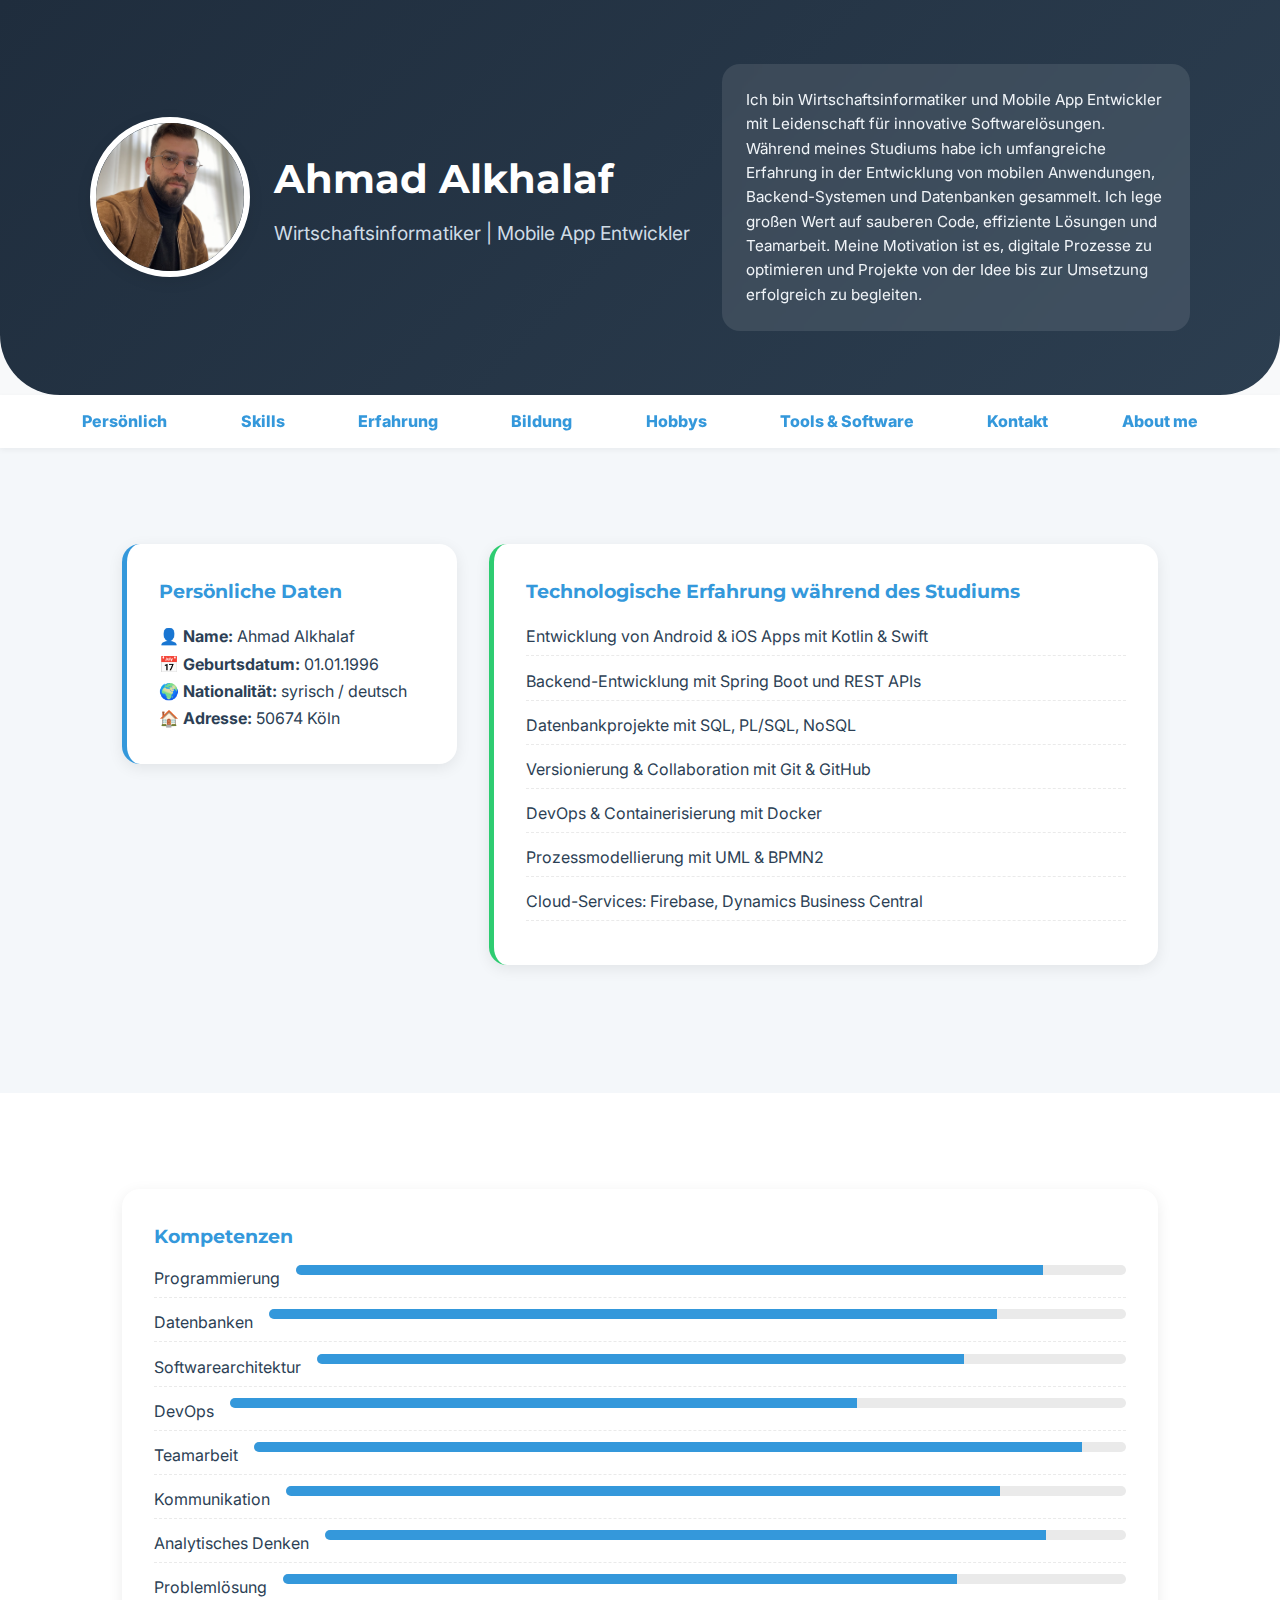
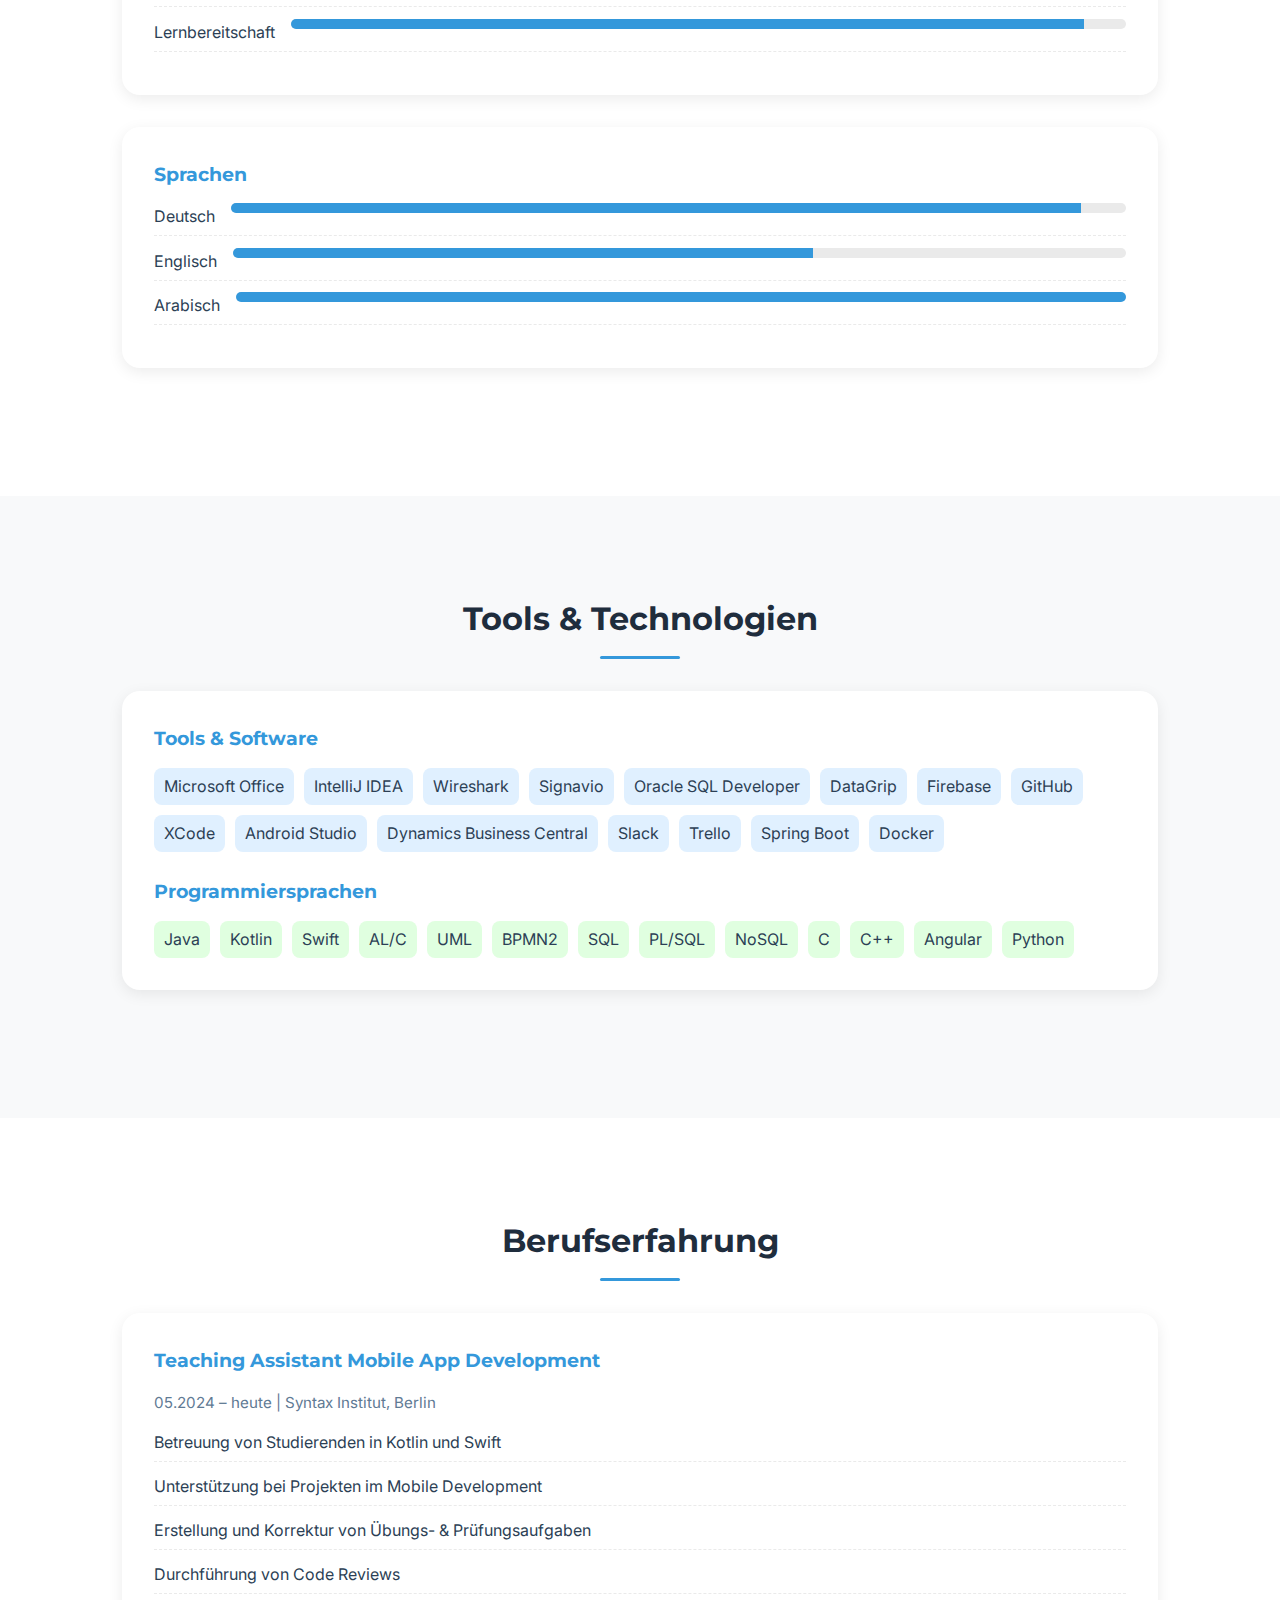
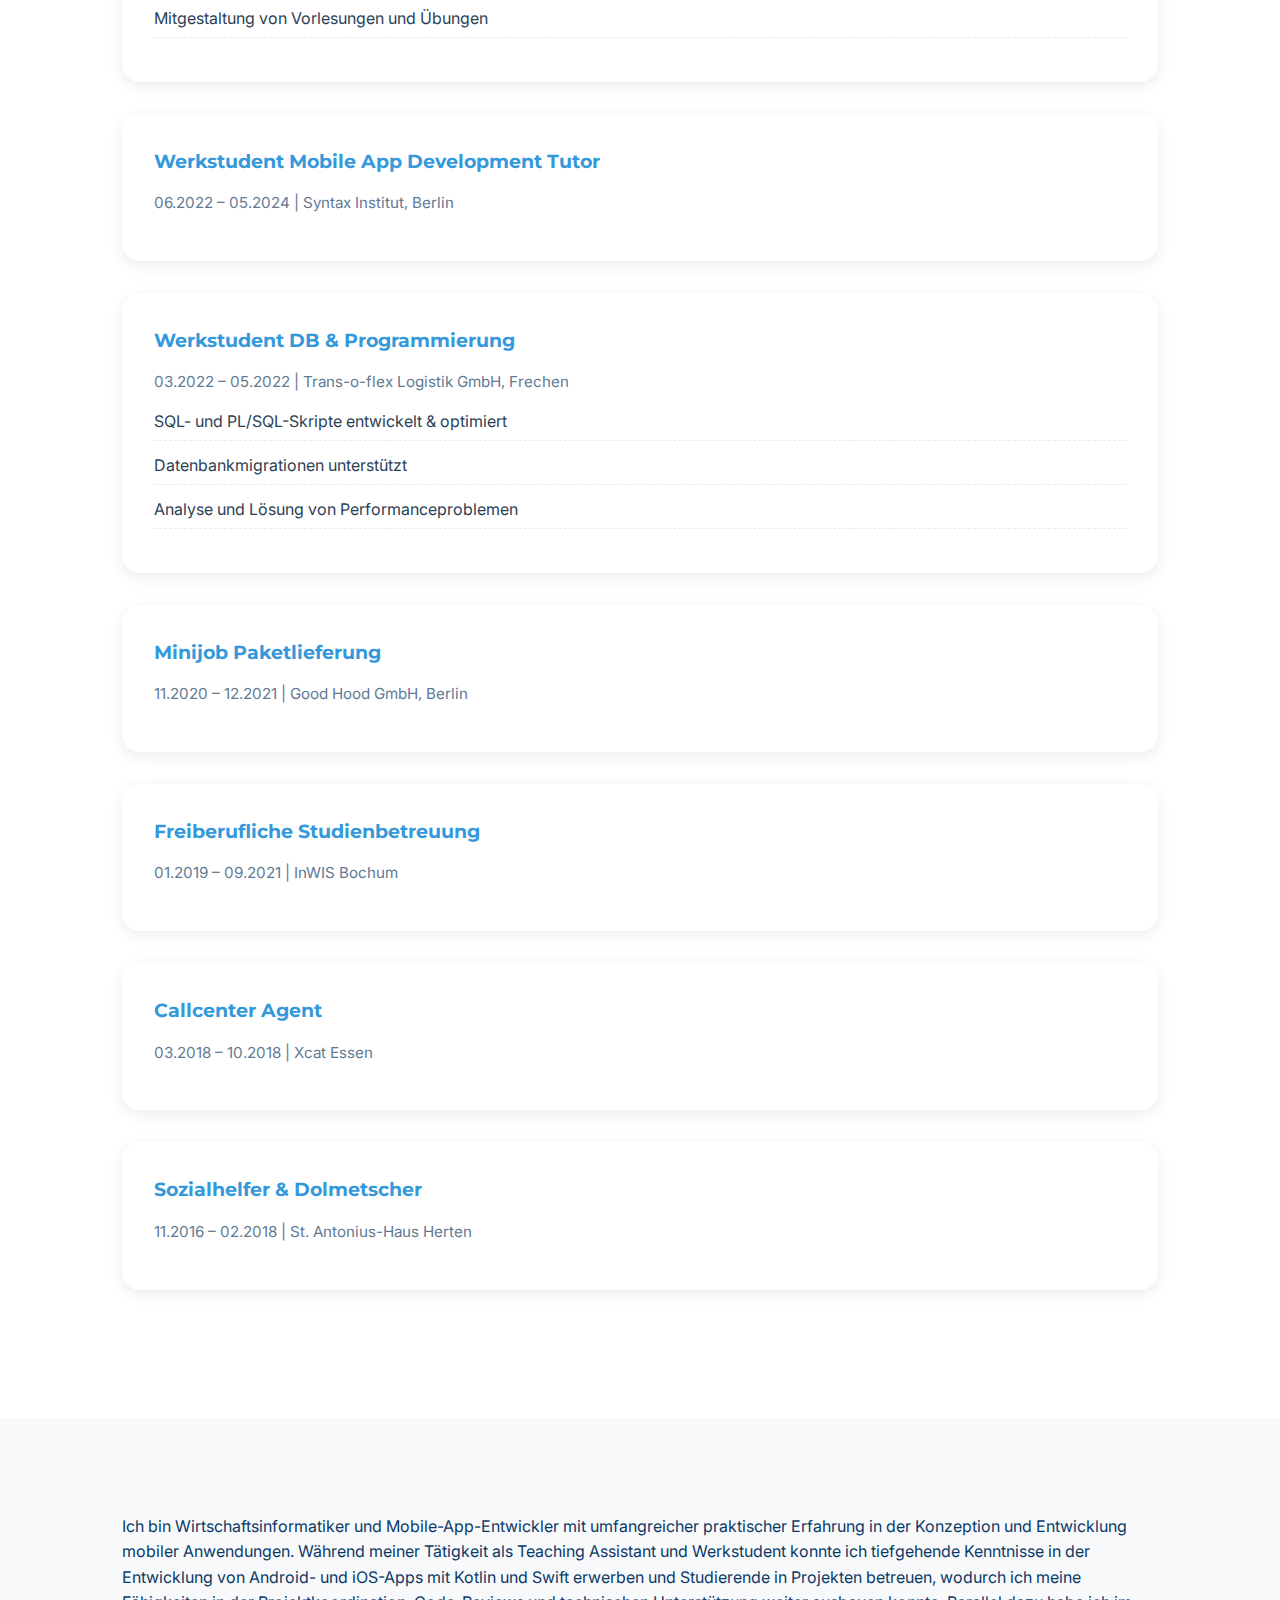
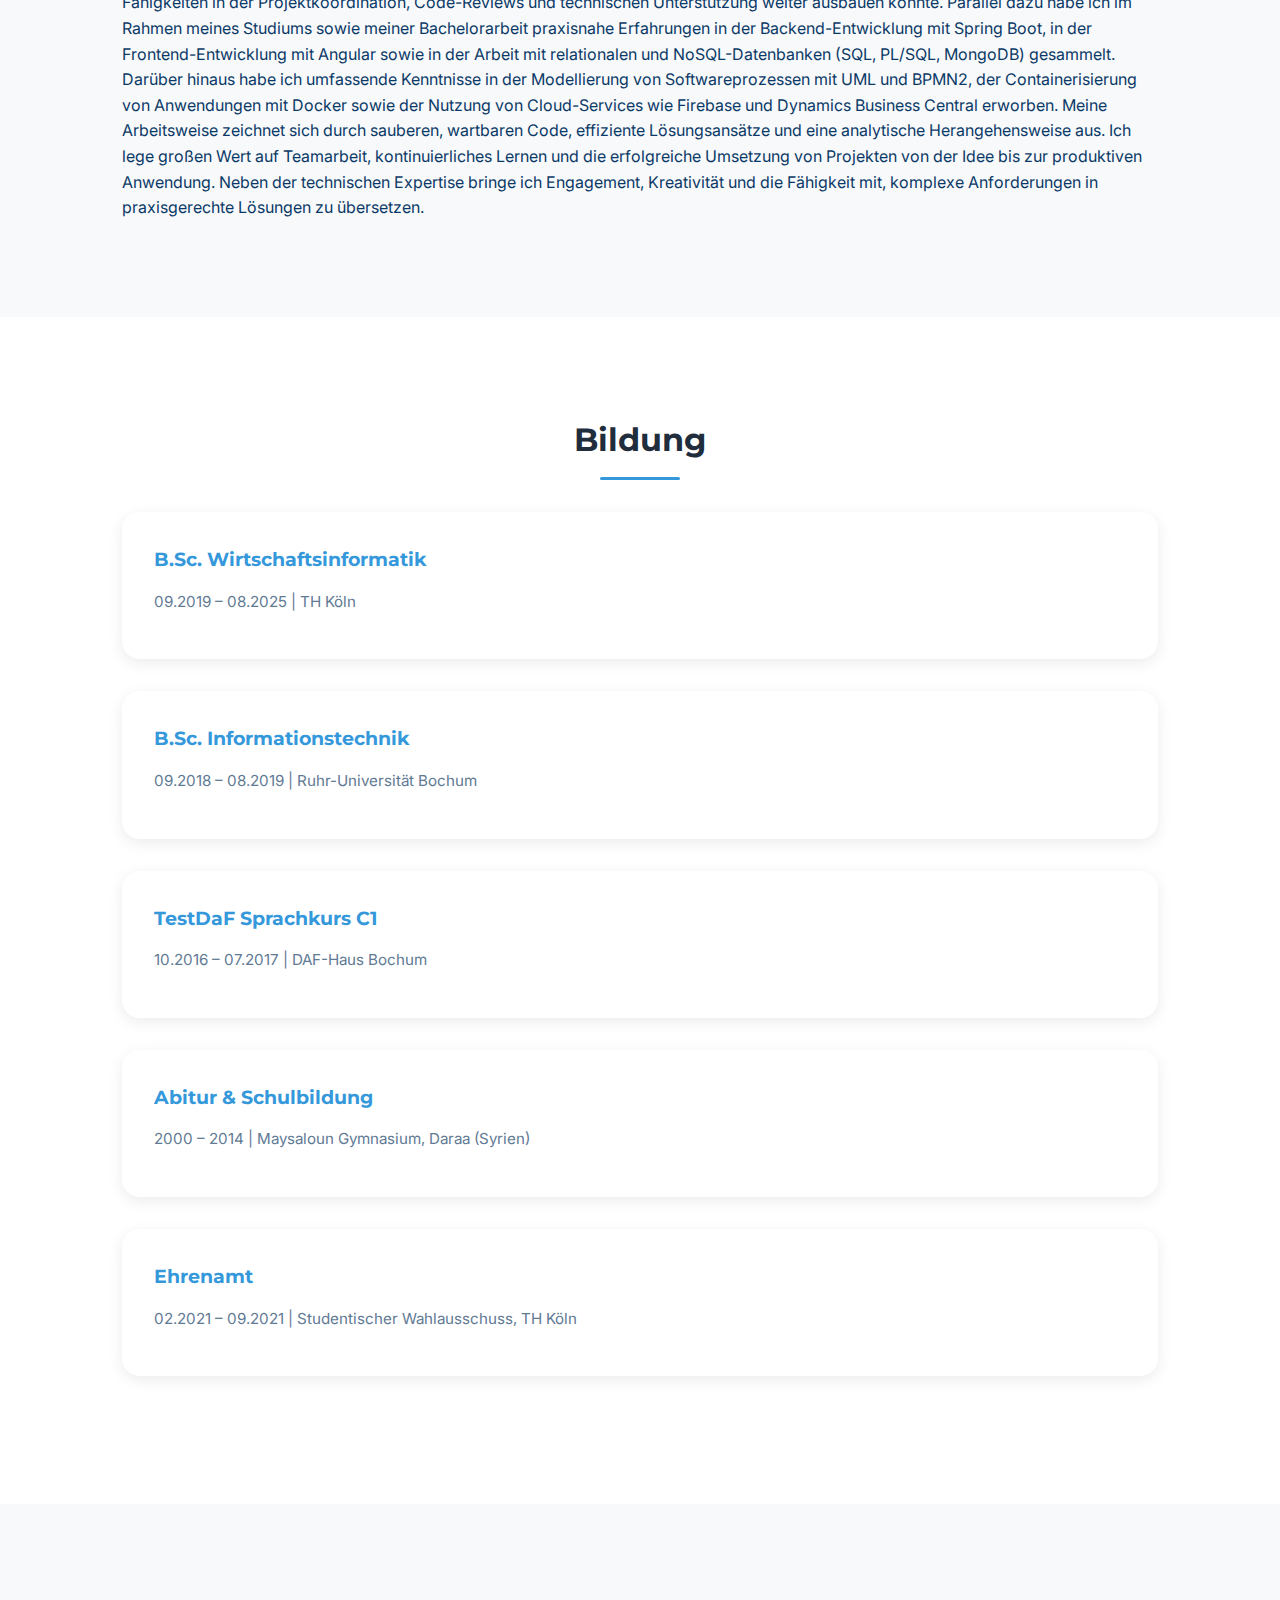
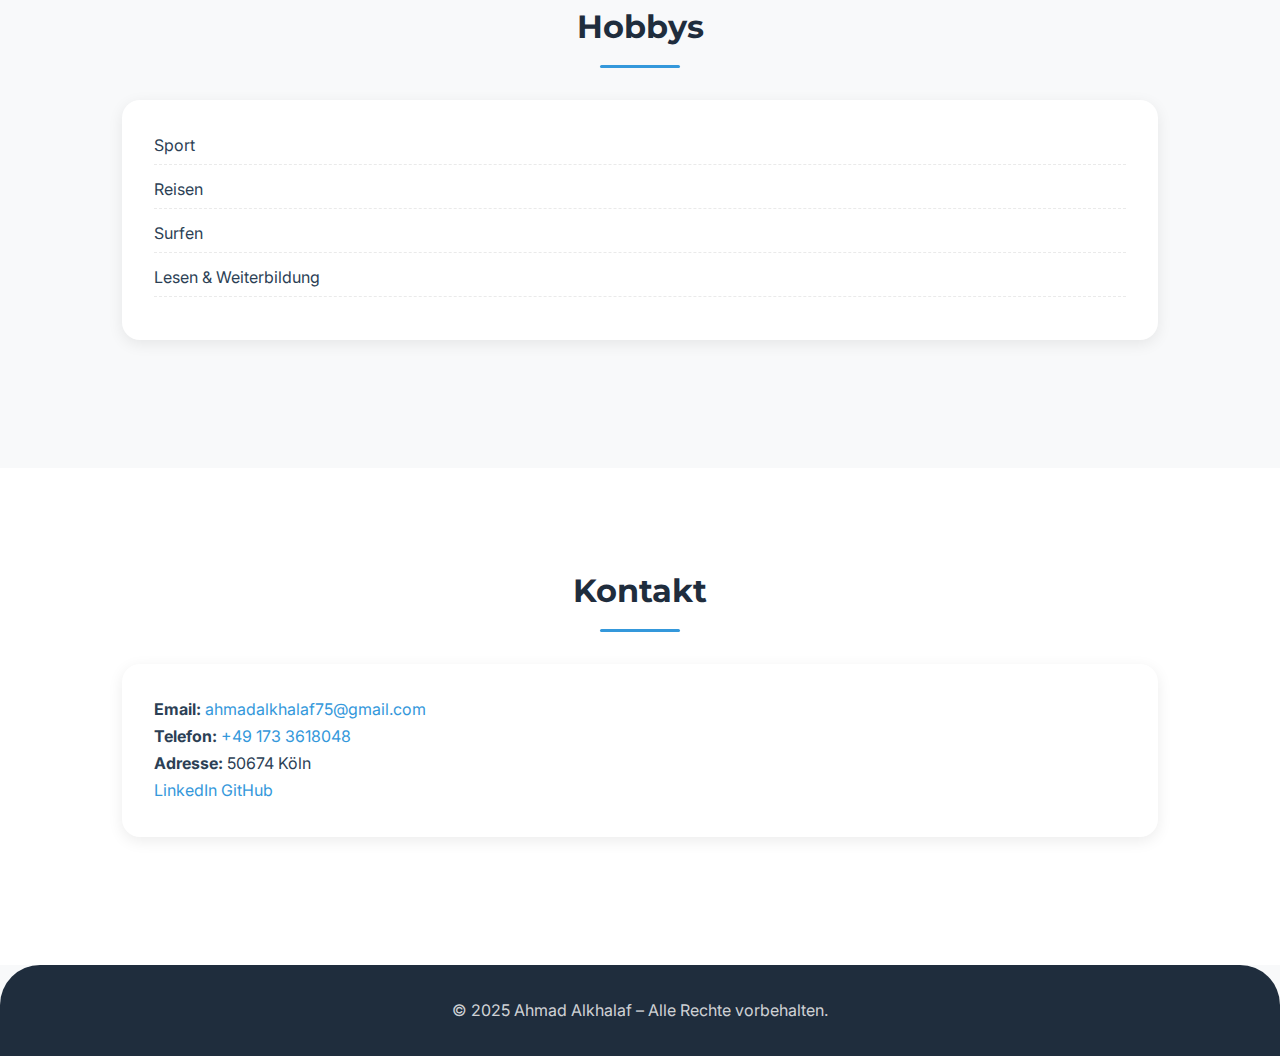
<file: src/main/resources/templates/index.html>
<!DOCTYPE html>
<html lang="de">
<head>
    <meta charset="UTF-8" />
    <meta name="viewport" content="width=device-width, initial-scale=1.0"/>
    <title>Ahmad Alkhalaf </title>
    <meta name="description" content="Lebenslauf von Ahmad Alkhalaf – Wirtschaftsinformatiker & Mobile App Entwickler." />
    <link href="https://fonts.googleapis.com/css2?family=Inter:wght@400;600;700&family=Montserrat:wght@400;600;700&display=swap" rel="stylesheet">
    <style>
        :root {
            --primary-dark: #1F2D3D;
            --primary-light: #2C3E50;
            --accent-blue: #3498db;
            --accent-green: #2ecc71;
            --bg-light: #f8f9fa;
            --text-dark: #2c3f55;
            --text-light: #5f7a94;
            --border-radius-card: 18px;
            --border-radius-small: 8px;
            --shadow-light: 0 4px 15px rgba(0, 0, 0, 0.08);
            --shadow-hover: 0 10px 30px rgba(0, 0, 0, 0.15);
            --transition-speed: 0.3s ease-in-out;
        }

        * { margin: 0; padding: 0; box-sizing: border-box; }
        body { font-family: 'Inter', sans-serif; background-color: var(--bg-light); color: var(--text-dark); line-height: 1.7; }

        .container { max-width: 1100px; margin: 0 auto; padding: 2rem; }
        h1, h2, h3 { font-family: 'Montserrat', sans-serif; }

        a { color: var(--accent-blue); text-decoration: none; transition: color 0.3s ease; }
        a:hover { color: var(--accent-green); }


        header#hero {
            background: linear-gradient(135deg, var(--primary-dark), var(--primary-light));
            color: white;
            padding: 4rem 2rem;
            border-bottom-left-radius: 60px;
            border-bottom-right-radius: 60px;
        }
        .hero-content {
            display: flex;
            flex-wrap: wrap;
            align-items: center;
            justify-content: space-between;
            gap: 2rem;
            max-width: 1100px;
            margin: 0 auto;
        }
        .hero-left {
            display: flex;
            align-items: center;
            gap: 1.5rem;
        }
        .profile-pic {
            width: 160px; height: 160px;
            border-radius: 50%; border: 6px solid #fff;
            object-fit: cover;
            box-shadow: var(--shadow-light);
        }
        .hero-left h1 { font-size: 2.5rem; margin-bottom: 0.3rem; }
        .hero-left p { font-size: 1.2rem; color: #d0dce6; }

        .hero-right {
            flex: 1;
            min-width: 280px;
            padding: 1.5rem;
            border-radius: var(--border-radius-card);
            background: rgba(255,255,255,0.1);
            backdrop-filter: blur(8px);
        }

        nav {
            position: sticky; top: 0;
            background: rgba(255, 255, 255, 0.9);
            backdrop-filter: blur(60px);
            padding: 0.8rem 0;
            z-index: 100;
            box-shadow: 0 2px 6px rgba(0,0,0,0.05);
        }
        nav ul { display: flex; justify-content: center; flex-wrap: wrap; gap: 35px; list-style: none; }
        nav a {
            font-weight: 800; padding: 0.6rem 1.2rem;
            border-radius: var(--border-radius-small);
            transition: background var(--transition-speed);
        }
        nav a:hover { background: var(--accent-blue); color: white; }
        .card ul { list-style: none; padding: 0; }
        .card li {
            margin-bottom: 0.7rem;
            display: flex;
            justify-content: space-between;
            border-bottom: 1px dashed #eaeaea;
            padding-bottom: 0.3rem;
        }
        .skill-bar { background: #eaeaea; border-radius: 6px; overflow: hidden; height: 10px; margin-left: 1rem; flex: 1; }
        .skill-level { height: 100%; background: var(--accent-blue); }

        section { padding: 4rem 2rem; }
        section:nth-child(even) { background: #fff; }
        h2 { font-size: 2rem; margin-bottom: 2rem; text-align: center; color: var(--primary-dark); position: relative; }
        h2::after { content: ""; display: block; width: 80px; height: 3px; background: var(--accent-blue); margin: 10px auto 0; border-radius: 2px; }

        .card { background: #fff; border-radius: var(--border-radius-card); padding: 2rem; margin-bottom: 2rem; box-shadow: var(--shadow-light); transition: transform 0.3s ease, box-shadow 0.3s ease; }
        .card:hover { transform: translateY(-5px); box-shadow: var(--shadow-hover); }
        .card h3 { color: var(--accent-blue); margin-bottom: 0.8rem; }
        .job-meta, .education-meta { color: var(--text-light); font-size: 0.95rem; margin-bottom: 0.8rem; }

        .card ul { list-style: none; padding: 0; }
        .card li { margin-bottom: 0.7rem; display: flex; justify-content: space-between; border-bottom: 1px dashed #eaeaea; padding-bottom: 0.3rem; }

        footer { text-align: center; padding: 2rem; background: var(--primary-dark); color: rgba(255,255,255,0.8); border-top-left-radius: 40px; border-top-right-radius: 40px; }

        @media(max-width:768px){
            nav ul { flex-direction: column; gap: 10px; }
            .hero-content { flex-direction: column; }
            .hero-left h1 { font-size: 2.2rem; }
            .hero-left p { font-size: 1.1rem; }
        }
    </style>
</head>
<body>

<header id="hero">
    <div class="hero-content">
        <div class="hero-left">
            <img src="images/t.png" alt="Profilbild Ahmad Alkhalaf" class="profile-pic">
            <div>
                <h1>Ahmad Alkhalaf</h1>
                <p>Wirtschaftsinformatiker | Mobile App Entwickler</p>
            </div>
        </div>

        <div class="hero-right">

            <p style="font-size: 0.95rem; line-height: 1.6; color: #f0f4f8;">
                Ich bin Wirtschaftsinformatiker und Mobile App Entwickler mit Leidenschaft für innovative Softwarelösungen.
                Während meines Studiums habe ich umfangreiche Erfahrung in der Entwicklung von mobilen Anwendungen, Backend-Systemen und Datenbanken gesammelt.
                Ich lege großen Wert auf sauberen Code, effiziente Lösungen und Teamarbeit.
                Meine Motivation ist es, digitale Prozesse zu optimieren und Projekte von der Idee bis zur Umsetzung erfolgreich zu begleiten.
            </p>
        </div>
    </div>
</header>



<nav>
    <ul>
        <li><a href="#personal">Persönlich</a></li>
        <li><a href="#skills">Skills</a></li>
        <li><a href="#experience">Erfahrung</a></li>
        <li><a href="#education">Bildung</a></li>
        <li><a href="#hobbies">Hobbys</a></li>
        <li><a href="#tech-tools">Tools & Software</a></li>
        <li><a href="#contact">Kontakt</a></li>
        <li><a href="#about me">About me</a></li>
    </ul>
</nav>

<main>

    <section id="personal-tech" style="padding: 4rem 2rem; background: #f4f7fa;">
        <div class="container" style="display: grid; grid-template-columns: 1fr 2fr; gap: 2rem; align-items: start;">

            <!-- Linke Spalte: Persönliche Daten -->
            <div class="card" style="background: #ffffff; border-left: 5px solid var(--accent-blue);">
                <h3 style="margin-bottom: 1rem;">Persönliche Daten</h3>
                <p>👤 <strong>Name:</strong> Ahmad Alkhalaf</p>
                <p>📅 <strong>Geburtsdatum:</strong> 01.01.1996</p>
                <p>🌍 <strong>Nationalität:</strong> syrisch / deutsch</p>
                <p>🏠 <strong>Adresse:</strong> 50674 Köln</p>
            </div>


            <div class="card" style="background: #ffffff; border-left: 5px solid var(--accent-green);">
                <h3 style="margin-bottom: 1rem;">Technologische Erfahrung während des Studiums</h3>
                <ul style="list-style: disc inside; line-height: 1.7; color: var(--text-dark);">
                    <li>Entwicklung von Android & iOS Apps mit Kotlin & Swift</li>
                    <li>Backend-Entwicklung mit Spring Boot und REST APIs</li>
                    <li>Datenbankprojekte mit SQL, PL/SQL, NoSQL</li>
                    <li>Versionierung & Collaboration mit Git & GitHub</li>
                    <li>DevOps & Containerisierung mit Docker</li>
                    <li>Prozessmodellierung mit UML & BPMN2</li>
                    <li>Cloud-Services: Firebase, Dynamics Business Central</li>
                </ul>
            </div>

        </div>
    </section>



    <!-- Skills -->
    <section id="skills">
        <div class="container">
            <div class="card">
                <h3>Kompetenzen</h3>
                <ul>
                    <li>Programmierung <div class="skill-bar"><div class="skill-level" style="width:90%"></div></div></li>
                    <li>Datenbanken <div class="skill-bar"><div class="skill-level" style="width:85%"></div></div></li>
                    <li>Softwarearchitektur <div class="skill-bar"><div class="skill-level" style="width:80%"></div></div></li>
                    <li>DevOps <div class="skill-bar"><div class="skill-level" style="width:70%"></div></div></li>
                    <li>Teamarbeit <div class="skill-bar"><div class="skill-level" style="width:95%"></div></div></li>
                    <li>Kommunikation <div class="skill-bar"><div class="skill-level" style="width:85%"></div></div></li>
                    <li>Analytisches Denken <div class="skill-bar"><div class="skill-level" style="width:90%"></div></div></li>
                    <li>Problemlösung <div class="skill-bar"><div class="skill-level" style="width:80%"></div></div></li>
                    <li>Lernbereitschaft <div class="skill-bar"><div class="skill-level" style="width:95%"></div></div></li>
                </ul>
            </div>
            <div class="card">
                <h3>Sprachen</h3>
                <ul>
                    <li>Deutsch <div class="skill-bar"><div class="skill-level" style="width:95%"></div></div></li>
                    <li>Englisch <div class="skill-bar"><div class="skill-level" style="width:65%"></div></div></li>
                    <li>Arabisch <div class="skill-bar"><div class="skill-level" style="width:100%"></div></div></li>
                </ul>
            </div>

        </div>
    </section>
    <section id="tech-tools">
        <div class="container">
            <h2>Tools & Technologien</h2>
            <div class="card">
                <h3>Tools & Software</h3>
                <div style="display: flex; flex-wrap: wrap; gap: 10px;">
                    <span style="background:#e0f0ff; padding:5px 10px; border-radius:8px;">Microsoft Office</span>
                    <span style="background:#e0f0ff; padding:5px 10px; border-radius:8px;">IntelliJ IDEA</span>
                    <span style="background:#e0f0ff; padding:5px 10px; border-radius:8px;">Wireshark</span>
                    <span style="background:#e0f0ff; padding:5px 10px; border-radius:8px;">Signavio</span>
                    <span style="background:#e0f0ff; padding:5px 10px; border-radius:8px;">Oracle SQL Developer</span>
                    <span style="background:#e0f0ff; padding:5px 10px; border-radius:8px;">DataGrip</span>
                    <span style="background:#e0f0ff; padding:5px 10px; border-radius:8px;">Firebase</span>
                    <span style="background:#e0f0ff; padding:5px 10px; border-radius:8px;">GitHub</span>
                    <span style="background:#e0f0ff; padding:5px 10px; border-radius:8px;">XCode</span>
                    <span style="background:#e0f0ff; padding:5px 10px; border-radius:8px;">Android Studio</span>
                    <span style="background:#e0f0ff; padding:5px 10px; border-radius:8px;">Dynamics Business Central</span>
                    <span style="background:#e0f0ff; padding:5px 10px; border-radius:8px;">Slack</span>
                    <span style="background:#e0f0ff; padding:5px 10px; border-radius:8px;">Trello</span>
                    <span style="background:#e0f0ff; padding:5px 10px; border-radius:8px;">Spring Boot</span>
                    <span style="background:#e0f0ff; padding:5px 10px; border-radius:8px;">Docker</span>
                </div>

                <h3 style="margin-top:1.5rem;">Programmiersprachen</h3>
                <div style="display: flex; flex-wrap: wrap; gap: 10px;">
                    <span style="background:#e0ffe0; padding:5px 10px; border-radius:8px;">Java</span>
                    <span style="background:#e0ffe0; padding:5px 10px; border-radius:8px;">Kotlin</span>
                    <span style="background:#e0ffe0; padding:5px 10px; border-radius:8px;">Swift</span>
                    <span style="background:#e0ffe0; padding:5px 10px; border-radius:8px;">AL/C</span>
                    <span style="background:#e0ffe0; padding:5px 10px; border-radius:8px;">UML</span>
                    <span style="background:#e0ffe0; padding:5px 10px; border-radius:8px;">BPMN2</span>
                    <span style="background:#e0ffe0; padding:5px 10px; border-radius:8px;">SQL</span>
                    <span style="background:#e0ffe0; padding:5px 10px; border-radius:8px;">PL/SQL</span>
                    <span style="background:#e0ffe0; padding:5px 10px; border-radius:8px;">NoSQL</span>
                    <span style="background:#e0ffe0; padding:5px 10px; border-radius:8px;">C</span>
                    <span style="background:#e0ffe0; padding:5px 10px; border-radius:8px;">C++</span>
                    <span style="background:#e0ffe0; padding:5px 10px; border-radius:8px;">Angular</span>
                    <span style="background:#e0ffe0; padding:5px 10px; border-radius:8px;">Python</span>
                </div>
            </div>
        </div>
    </section>

    <!-- Erfahrung -->
    <section id="experience">
        <div class="container">
            <h2>Berufserfahrung</h2>
            <div class="card">
                <h3>Teaching Assistant Mobile App Development</h3>
                <p class="job-meta">05.2024 – heute | Syntax Institut, Berlin</p>
                <ul>
                    <li>Betreuung von Studierenden in Kotlin und Swift</li>
                    <li>Unterstützung bei Projekten im Mobile Development</li>
                    <li>Erstellung und Korrektur von Übungs- & Prüfungsaufgaben</li>
                    <li>Durchführung von Code Reviews</li>
                    <li>Mitgestaltung von Vorlesungen und Übungen</li>
                </ul>
            </div>
            <div class="card">
                <h3>Werkstudent Mobile App Development Tutor</h3>
                <p class="job-meta">06.2022 – 05.2024 | Syntax Institut, Berlin</p>
            </div>
            <div class="card">
                <h3>Werkstudent DB & Programmierung</h3>
                <p class="job-meta">03.2022 – 05.2022 | Trans-o-flex Logistik GmbH, Frechen</p>
                <ul>
                    <li>SQL- und PL/SQL-Skripte entwickelt & optimiert</li>
                    <li>Datenbankmigrationen unterstützt</li>
                    <li>Analyse und Lösung von Performanceproblemen</li>
                </ul>
            </div>
            <div class="card"><h3>Minijob Paketlieferung</h3><p class="job-meta">11.2020 – 12.2021 | Good Hood GmbH, Berlin</p></div>
            <div class="card"><h3>Freiberufliche Studienbetreuung</h3><p class="job-meta">01.2019 – 09.2021 | InWIS Bochum</p></div>
            <div class="card"><h3>Callcenter Agent</h3><p class="job-meta">03.2018 – 10.2018 | Xcat Essen</p></div>
            <div class="card"><h3>Sozialhelfer & Dolmetscher</h3><p class="job-meta">11.2016 – 02.2018 | St. Antonius-Haus Herten</p></div>
        </div>
    </section>

    <section id="about me">
        <div class="container">
            <p style="font-size: 1rem; line-height: 1.6; color: #0b3967;">

            Ich bin Wirtschaftsinformatiker und Mobile-App-Entwickler mit umfangreicher praktischer Erfahrung in der Konzeption und Entwicklung mobiler Anwendungen. Während meiner Tätigkeit als Teaching Assistant und Werkstudent konnte ich tiefgehende Kenntnisse in der Entwicklung von Android- und iOS-Apps mit Kotlin und Swift erwerben und Studierende in Projekten betreuen, wodurch ich meine Fähigkeiten in der Projektkoordination, Code-Reviews und technischen Unterstützung weiter ausbauen konnte.
            Parallel dazu habe ich im Rahmen meines Studiums sowie meiner Bachelorarbeit praxisnahe Erfahrungen in der Backend-Entwicklung mit Spring Boot, in der Frontend-Entwicklung mit Angular sowie in der Arbeit mit relationalen und NoSQL-Datenbanken (SQL, PL/SQL, MongoDB) gesammelt. Darüber hinaus habe ich umfassende Kenntnisse in der Modellierung von Softwareprozessen mit UML und BPMN2, der Containerisierung von Anwendungen mit Docker sowie der Nutzung von Cloud-Services wie Firebase und Dynamics Business Central erworben.
            Meine Arbeitsweise zeichnet sich durch sauberen, wartbaren Code, effiziente Lösungsansätze und eine analytische Herangehensweise aus. Ich lege großen Wert auf Teamarbeit, kontinuierliches Lernen und die erfolgreiche Umsetzung von Projekten von der Idee bis zur produktiven Anwendung. Neben der technischen Expertise bringe ich Engagement, Kreativität und die Fähigkeit mit, komplexe Anforderungen in praxisgerechte Lösungen zu übersetzen.
            </p>
        </div>
    </section>
    <section id="education">
        <div class="container">
            <h2>Bildung</h2>
            <div class="card"><h3>B.Sc. Wirtschaftsinformatik</h3><p class="education-meta">09.2019 – 08.2025 | TH Köln</p></div>
            <div class="card"><h3>B.Sc. Informationstechnik</h3><p class="education-meta">09.2018 – 08.2019 | Ruhr-Universität Bochum</p></div>
            <div class="card"><h3>TestDaF Sprachkurs C1</h3><p class="education-meta">10.2016 – 07.2017 | DAF-Haus Bochum</p></div>
            <div class="card"><h3>Abitur & Schulbildung</h3><p class="education-meta">2000 – 2014 | Maysaloun Gymnasium, Daraa (Syrien)</p></div>
            <div class="card"><h3>Ehrenamt</h3><p class="education-meta">02.2021 – 09.2021 | Studentischer Wahlausschuss, TH Köln</p></div>
        </div>
    </section>


    <section id="hobbies">
        <div class="container">
            <h2>Hobbys</h2>
            <div class="card">
                <ul>
                    <li>Sport</li>
                    <li>Reisen</li>
                    <li>Surfen</li>
                    <li>Lesen & Weiterbildung</li>
                </ul>
            </div>
        </div>
    </section>

    <!-- Kontakt -->
    <section id="contact">
        <div class="container">
            <h2>Kontakt</h2>
            <div class="card">
                <p><strong>Email:</strong> <a href="mailto:ahmadalkhalaf75@gmail.com">ahmadalkhalaf75@gmail.com</a></p>
                <p><strong>Telefon:</strong> <a href="tel:+491733618048">+49 173 3618048</a></p>
                <p><strong>Adresse:</strong>  50674 Köln</p>
                <div class="contact-links">
                    <a href="#">LinkedIn</a>
                    <a href="#">GitHub</a>
                </div>
            </div>
        </div>
    </section>

</main>

<footer>
    &copy; 2025 Ahmad Alkhalaf – Alle Rechte vorbehalten.
</footer>

</body>
</html>
</file>
